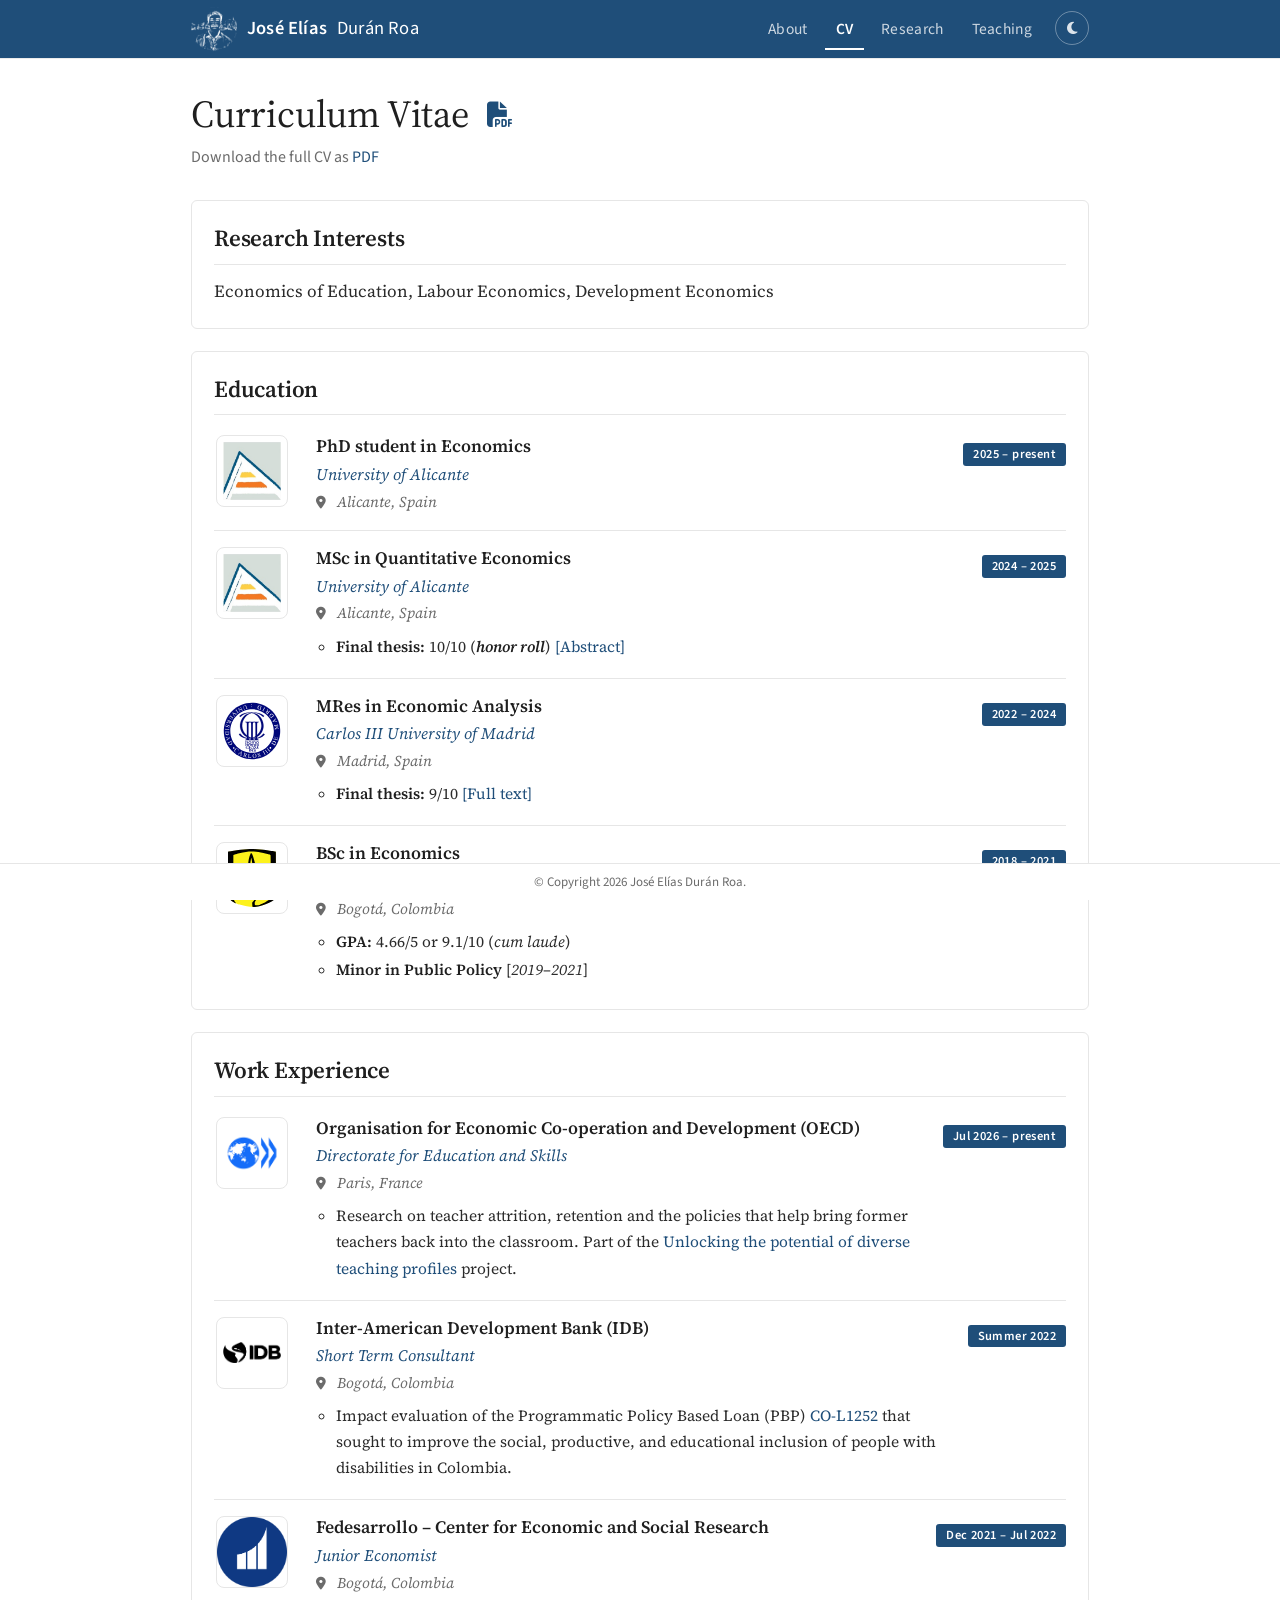
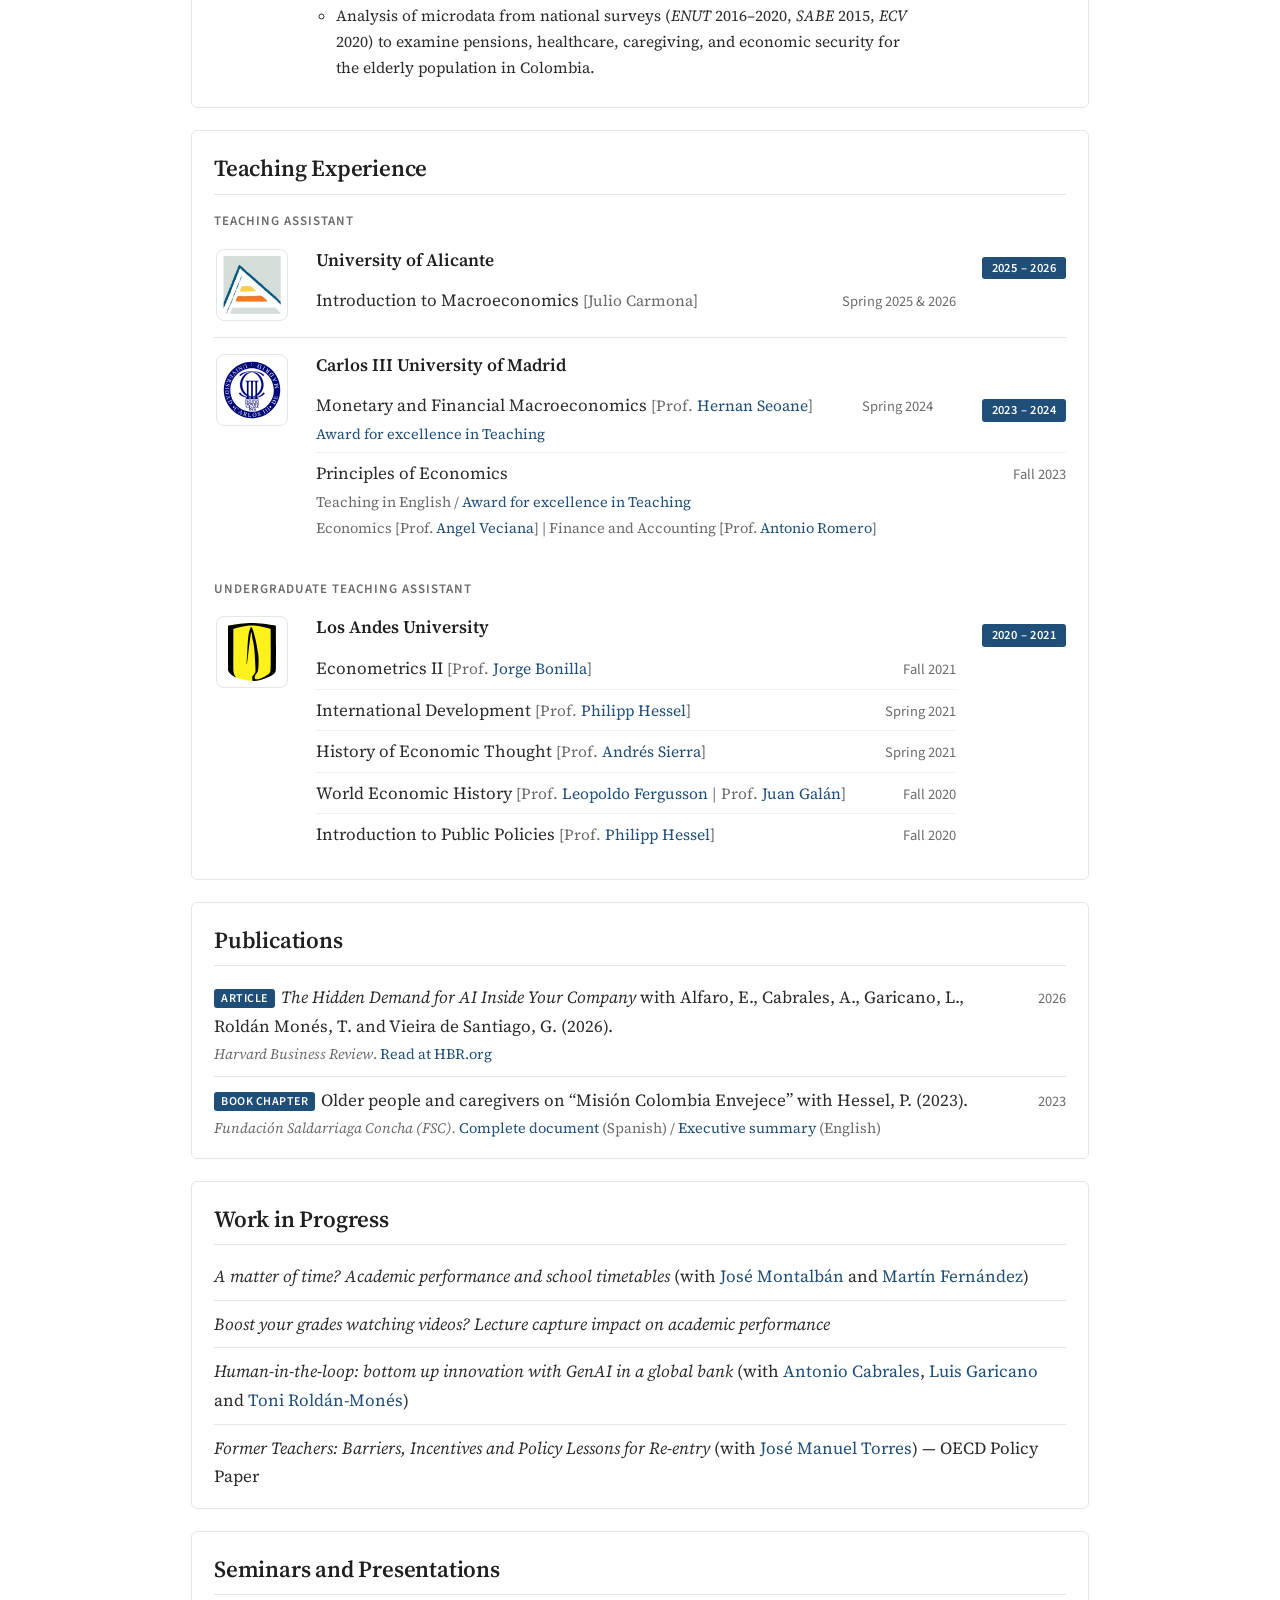
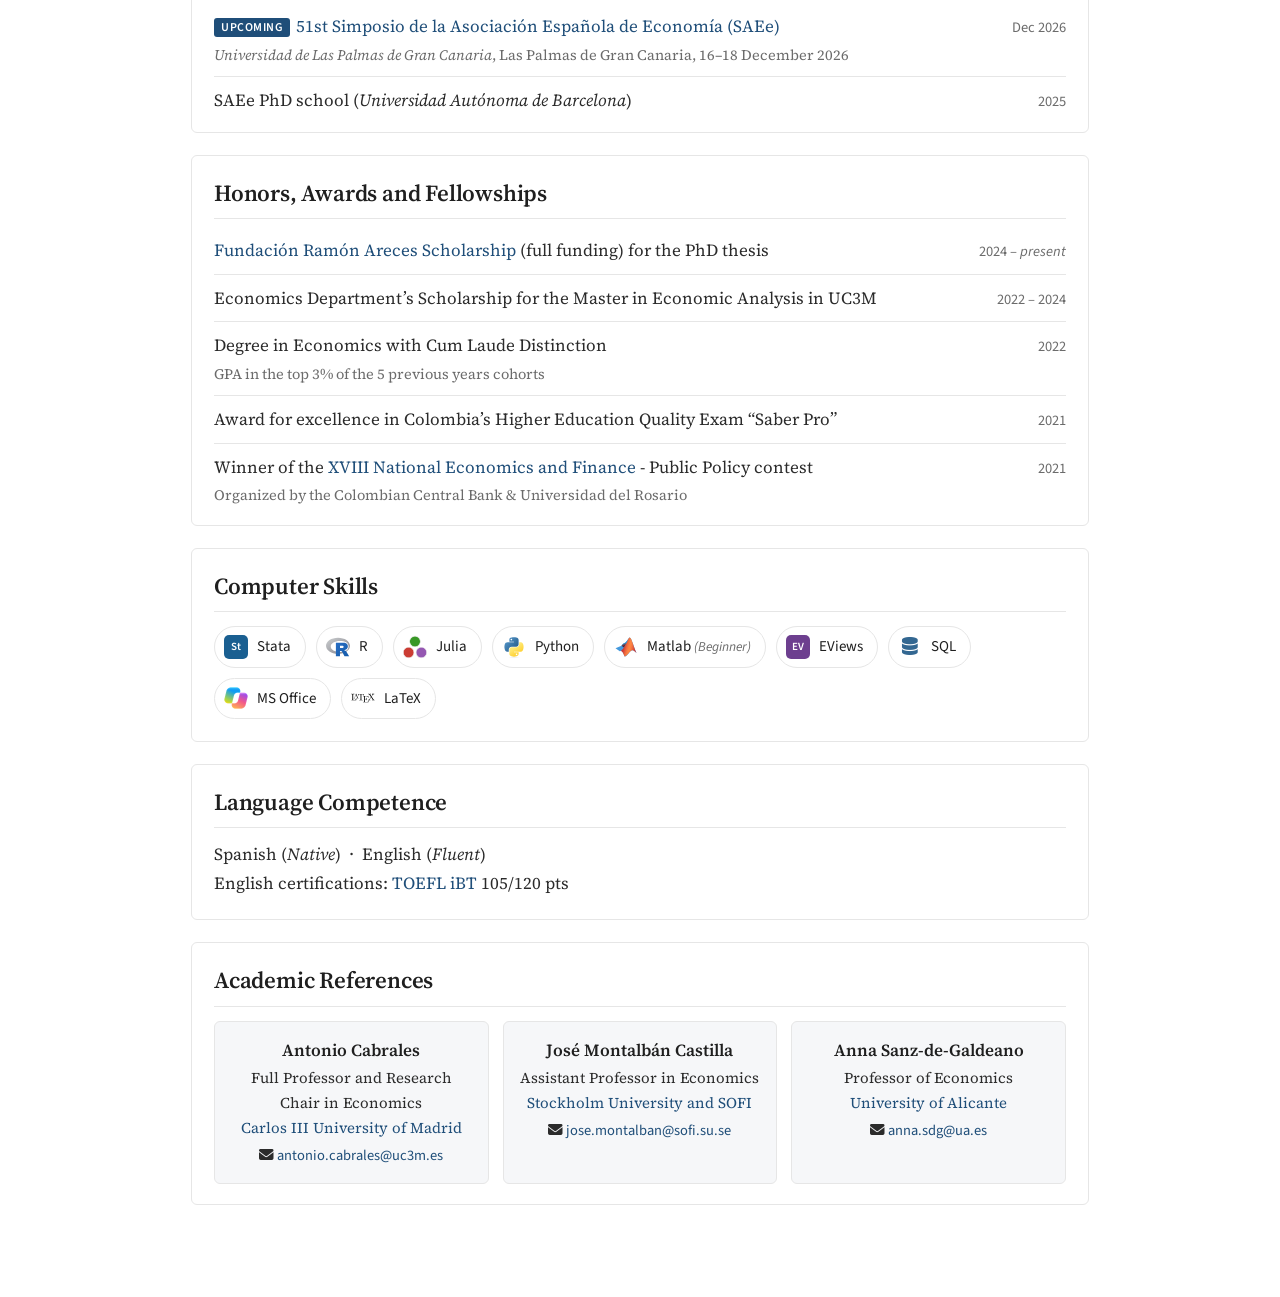
<file: cv.html>
<!DOCTYPE html>
<html lang="en">
<head>
  <meta charset="UTF-8">
  <meta name="viewport" content="width=device-width, initial-scale=1.0">
  <title>CV</title>
  <link rel="icon" type="image/png" href="assets/img/favicon.png">
  <link rel="apple-touch-icon" href="assets/img/apple-touch-icon.png">
  <meta name="description" content="Curriculum vitae of José Elías Durán Roa: education, work experience, teaching, research, awards and references.">
  <link rel="preconnect" href="https://fonts.googleapis.com">
  <link rel="preconnect" href="https://fonts.gstatic.com" crossorigin>
  <link href="https://fonts.googleapis.com/css2?family=Source+Serif+4:ital,wght@0,400;0,600;1,400&family=Source+Sans+3:wght@400;600&display=swap" rel="stylesheet">
  <link rel="stylesheet" href="https://cdnjs.cloudflare.com/ajax/libs/font-awesome/6.5.2/css/all.min.css">
  <link rel="stylesheet" href="assets/css/site.css?v=7">
  <script src="assets/js/theme.js"></script>
</head>
<body class="af fixed-nav">

  <header class="navbar">
    <div class="nav-wrap">
      <a href="index.html" class="brand"><img class="brand-logo" src="assets/img/logo.png" alt="" aria-hidden="true"><b>José Elías</b> Durán Roa</a>
      <button class="nav-toggle" aria-label="Toggle navigation"><span></span><span></span><span></span></button>
      <ul class="menu">
        <li><a href="index.html">About</a></li>
        <li><a href="cv.html" class="active">CV</a></li>
        <li><a href="research.html">Research</a></li>
        <li><a href="teaching.html">Teaching</a></li>
        <li><button class="theme-toggle" type="button" aria-label="Switch to dark mode"><i class="fa-solid fa-moon"></i></button></li>
      </ul>
    </div>
  </header>

  <main class="container">
    <header class="post-header">
      <h1 class="post-title">Curriculum Vitae
        <a class="pdf" href="assets/CV.pdf" target="_blank" title="CV (PDF)"><i class="fa-solid fa-file-pdf"></i></a>
      </h1>
      <p class="post-description">Download the full CV as <a href="assets/CV.pdf" download="CV_Jose_Elias_Duran_Roa.pdf">PDF</a></p>
    </header>

    <!-- ================= RESEARCH INTERESTS ================= -->
    <section class="cv-card">
      <h3>Research Interests</h3>
      <p>Economics of Education, Labour Economics, Development Economics</p>
    </section>

    <!-- ================= EDUCATION ================= -->
    <section class="cv-card">
      <h3>Education</h3>
      <ul class="cv-list">
        <li>
          <div class="cv-side">
            <span class="cv-logo"><img src="assets/img/logos/ua.png" alt="University of Alicante"></span>
          </div>
          <div class="cv-main">
            <div class="role">PhD student in Economics</div>
            <div class="sub">University of Alicante</div>
            <div class="place"><i class="fa-solid fa-location-dot"></i> Alicante, Spain</div>
          </div>
          <div class="cv-date"><span class="badge">2025 – present</span></div>
        </li>
        <li>
          <div class="cv-side">
            <span class="cv-logo"><img src="assets/img/logos/ua.png" alt="University of Alicante"></span>
          </div>
          <div class="cv-main">
            <div class="role">MSc in Quantitative Economics</div>
            <div class="sub">University of Alicante</div>
            <div class="place"><i class="fa-solid fa-location-dot"></i> Alicante, Spain</div>
            <ul class="cv-bullets">
              <li><b>Final thesis:</b> 10/10 (<b><em>honor roll</em></b>) <a href="https://drive.google.com/file/d/1iZGIF_iHU5Hq0aTXWkp52GVOSNayjZ-F/view" target="_blank">[Abstract]</a></li>
            </ul>
          </div>
          <div class="cv-date"><span class="badge">2024 – 2025</span></div>
        </li>
        <li>
          <div class="cv-side">
            <span class="cv-logo"><img src="assets/img/logos/uc3m.svg" alt="Carlos III University of Madrid"></span>
          </div>
          <div class="cv-main">
            <div class="role">MRes in Economic Analysis</div>
            <div class="sub">Carlos III University of Madrid</div>
            <div class="place"><i class="fa-solid fa-location-dot"></i> Madrid, Spain</div>
            <ul class="cv-bullets">
              <li><b>Final thesis:</b> 9/10 <a href="https://drive.google.com/file/d/131TFCLhH2NclcbRThRtHK1yQJ3wl28Xw/view?usp=sharing" target="_blank">[Full text]</a></li>
            </ul>
          </div>
          <div class="cv-date"><span class="badge">2022 – 2024</span></div>
        </li>
        <li>
          <div class="cv-side">
            <span class="cv-logo"><img src="assets/img/logos/uniandes.svg" alt="Los Andes University"></span>
          </div>
          <div class="cv-main">
            <div class="role">BSc in Economics</div>
            <div class="sub">Los Andes University</div>
            <div class="place"><i class="fa-solid fa-location-dot"></i> Bogotá, Colombia</div>
            <ul class="cv-bullets">
              <li><b>GPA:</b> 4.66/5 or 9.1/10 (<em>cum laude</em>)</li>
              <li><b>Minor in Public Policy</b> [<em>2019–2021</em>]</li>
            </ul>
          </div>
          <div class="cv-date"><span class="badge">2018 – 2021</span></div>
        </li>
      </ul>
    </section>

    <!-- ================= WORK EXPERIENCE ================= -->
    <section class="cv-card">
      <h3>Work Experience</h3>
      <ul class="cv-list">
        <li>
          <div class="cv-side">
            <span class="cv-logo"><img src="assets/img/logos/oecd.png" alt="Organisation for Economic Co-operation and Development (OECD)"></span>
          </div>
          <div class="cv-main">
            <div class="role">Organisation for Economic Co-operation and Development (OECD)</div>
            <div class="sub">Directorate for Education and Skills</div>
            <div class="place"><i class="fa-solid fa-location-dot"></i> Paris, France</div>
            <ul class="cv-bullets">
              <li>Research on teacher attrition, retention and the policies that help bring former teachers back into the classroom. Part of the <a href="https://www.oecd.org/en/about/projects/-unlocking-the-potential-of-diverse-teaching-profiles.html" target="_blank">Unlocking the potential of diverse teaching profiles</a> project.</li>
            </ul>
          </div>
          <div class="cv-date"><span class="badge">Jul 2026 – present</span></div>
        </li>
        <li>
          <div class="cv-side">
            <span class="cv-logo"><img src="assets/img/logos/idb.png" alt="Inter-American Development Bank"></span>
          </div>
          <div class="cv-main">
            <div class="role">Inter-American Development Bank (IDB)</div>
            <div class="sub">Short Term Consultant</div>
            <div class="place"><i class="fa-solid fa-location-dot"></i> Bogotá, Colombia</div>
            <ul class="cv-bullets">
              <li>Impact evaluation of the Programmatic Policy Based Loan (PBP) <a href="https://www.iadb.org/en/project/CO-L1252" target="_blank">CO-L1252</a> that sought to improve the social, productive, and educational inclusion of people with disabilities in Colombia.</li>
            </ul>
          </div>
          <div class="cv-date"><span class="badge">Summer 2022</span></div>
        </li>
        <li>
          <div class="cv-side">
            <span class="cv-logo full"><img src="assets/img/logos/fedesarrollo.png" alt="Fedesarrollo"></span>
          </div>
          <div class="cv-main">
            <div class="role">Fedesarrollo – Center for Economic and Social Research</div>
            <div class="sub">Junior Economist</div>
            <div class="place"><i class="fa-solid fa-location-dot"></i> Bogotá, Colombia</div>
            <ul class="cv-bullets">
              <li>Analysis of microdata from national surveys (<em>ENUT</em> 2016–2020, <em>SABE</em> 2015, <em>ECV</em> 2020) to examine pensions, healthcare, caregiving, and economic security for the elderly population in Colombia.</li>
            </ul>
          </div>
          <div class="cv-date"><span class="badge">Dec 2021 – Jul 2022</span></div>
        </li>
      </ul>
    </section>

    <!-- ================= TEACHING EXPERIENCE ================= -->
    <section class="cv-card">
      <h3>Teaching Experience</h3>

      <h4>Teaching Assistant</h4>
      <ul class="cv-list">
        <li class="top">
          <div class="cv-side">
            <span class="cv-logo"><img src="assets/img/logos/ua.png" alt="University of Alicante"></span>
          </div>
          <div class="cv-main">
            <div class="role">University of Alicante</div>
            <ul class="rows">
              <li><span class="what">Introduction to Macroeconomics <span class="prof">[Julio Carmona]</span></span><span class="when">Spring 2025 &amp; 2026</span></li>
            </ul>
          </div>
          <div class="cv-date"><span class="badge">2025 – 2026</span></div>
        </li>
        <li class="top">
          <div class="cv-side">
            <span class="cv-logo"><img src="assets/img/logos/uc3m.svg" alt="Carlos III University of Madrid"></span>
          </div>
          <div class="cv-main">
            <div class="role">Carlos III University of Madrid</div>
            <ul class="rows">
              <li>
                <span class="what">Monetary and Financial Macroeconomics <span class="prof">[Prof. <a href="https://sites.google.com/view/hernanseoane" target="_blank">Hernan Seoane</a>]</span>
                  <span class="note"><a href="https://drive.google.com/file/d/197W4yL1SoJUZOi4OyjIaF1gBJr834KWi/view?usp=sharing" target="_blank">Award for excellence in Teaching</a></span></span>
                <span class="when">Spring 2024</span>
          <div class="cv-date"><span class="badge">2023 – 2024</span></div>
              </li>
              <li>
                <span class="what">Principles of Economics
                  <span class="note">Teaching in English / <a href="https://drive.google.com/file/d/1f9ydp-22MZWGBvtKK0-eRGLVEBFm6k66/view?usp=sharing" target="_blank">Award for excellence in Teaching</a></span>
                  <span class="note">Economics [Prof. <a href="https://sites.google.com/view/angelhernandoveciana/main-page?authuser=0" target="_blank">Angel Veciana</a>] | Finance and Accounting [Prof. <a href="https://sites.google.com/site/antonioromeromedina/arm" target="_blank">Antonio Romero</a>]</span></span>
                <span class="when">Fall 2023</span>
              </li>
            </ul>
          </div>
        </li>
      </ul>

      <h4>Undergraduate Teaching Assistant</h4>
      <ul class="cv-list">
        <li class="top">
          <div class="cv-side">
            <span class="cv-logo"><img src="assets/img/logos/uniandes.svg" alt="Los Andes University"></span>
          </div>
          <div class="cv-main">
            <div class="role">Los Andes University</div>
            <ul class="rows">
              <li><span class="what">Econometrics II <span class="prof">[Prof. <a href="https://jobonill.wixsite.com/jorgebonilla/about-me" target="_blank">Jorge Bonilla</a>]</span></span><span class="when">Fall 2021</span></li>
              <li><span class="what">International Development <span class="prof">[Prof. <a href="https://www.decadeofhealthyageing.org/find-knowledge/connect/people/philipp-hessel" target="_blank">Philipp Hessel</a>]</span></span><span class="when">Spring 2021</span></li>
              <li><span class="what">History of Economic Thought <span class="prof">[Prof. <a href="https://sites.google.com/view/gihpte/miembros/andr%C3%A9s-felipe-sierra" target="_blank">Andrés Sierra</a>]</span></span><span class="when">Spring 2021</span></li>
              <li><span class="what">World Economic History <span class="prof">[Prof. <a href="https://www.leopoldofergusson.com/" target="_blank">Leopoldo Fergusson</a> | Prof. <a href="https://my.theopenscholar.com/jsgalan/" target="_blank">Juan Galán</a>]</span></span><span class="when">Fall 2020</span></li>
              <li><span class="what">Introduction to Public Policies <span class="prof">[Prof. <a href="https://www.decadeofhealthyageing.org/find-knowledge/connect/people/philipp-hessel" target="_blank">Philipp Hessel</a>]</span></span><span class="when">Fall 2020</span></li>
            </ul>
          </div>
          <div class="cv-date"><span class="badge">2020 – 2021</span></div>
        </li>
      </ul>
    </section>

    <!-- ================= PUBLICATIONS ================= -->
    <section class="cv-card">
      <h3>Publications</h3>
      <ul class="rows">
        <li>
          <span class="what"><span class="tag">Article</span><em>The Hidden Demand for AI Inside Your Company</em> with Alfaro, E., Cabrales, A., Garicano, L., Roldán Monés, T. and Vieira de Santiago, G. (2026).
            <span class="note"><em>Harvard Business Review</em>. <a href="https://hbr.org/2026/04/the-hidden-demand-for-ai-inside-your-company" target="_blank">Read at HBR.org</a></span></span>
          <span class="when">2026</span>
        </li>
        <li>
          <span class="what"><span class="tag">Book chapter</span>Older people and caregivers on “Misión Colombia Envejece” with Hessel, P. (2023).
            <span class="note"><em>Fundación Saldarriaga Concha (FSC).</em>
              <a href="https://www.saldarriagaconcha.org/wp-content/uploads/2023/06/MCE-04-CuidadoyCuidadores-Jun26-2023.pdf" target="_blank">Complete document</a> (Spanish) /
              <a href="https://www.saldarriagaconcha.org/wp-content/uploads/2023/06/MCE-Summary-Mission_Colombia-An-Ageing-Society-Jun21-2023-eng.pdf" target="_blank">Executive summary</a> (English)</span></span>
          <span class="when">2023</span>
        </li>
      </ul>
    </section>

    <!-- ================= WORK IN PROGRESS ================= -->
    <section class="cv-card">
      <h3>Work in Progress</h3>
      <ul class="rows">
        <li><span class="what"><em>A matter of time? Academic performance and school timetables</em> (with <a href="https://sites.google.com/site/josemontalbancastilla/" target="_blank">José Montalbán</a> and <a href="https://sites.google.com/view/martinfernandezsanchez/home" target="_blank">Martín Fernández</a>)</span></li>
        <li><span class="what"><em>Boost your grades watching videos? Lecture capture impact on academic performance</em></span></li>
        <li><span class="what"><em>Human-in-the-loop: bottom up innovation with GenAI in a global bank</em> (with <a href="https://economia.uc3m.es/acabrales/" target="_blank">Antonio Cabrales</a>, <a href="https://sites.google.com/site/luisgaricano/" target="_blank">Luis Garicano</a> and <a href="https://www.toniroldan.eu/" target="_blank">Toni Roldán-Monés</a>)</span></li>
        <li><span class="what"><em>Former Teachers: Barriers, Incentives and Policy Lessons for Re-entry</em> (with <a href="https://www.linkedin.com/in/jos%C3%A9-manuel-torres-4b91a7b6" target="_blank">José Manuel Torres</a>) — OECD Policy Paper</span></li>
      </ul>
    </section>

    <!-- ================= SEMINARS ================= -->
    <section class="cv-card">
      <h3>Seminars and Presentations</h3>
      <ul class="rows">
        <li><span class="what"><span class="tag upcoming">Upcoming</span><a href="https://asesec.org/simposio-de-la-asociacion-espanola-de-economia/" target="_blank">51st Simposio de la Asociación Española de Economía (SAEe)</a>
            <span class="note"><em>Universidad de Las Palmas de Gran Canaria</em>, Las Palmas de Gran Canaria, 16–18 December 2026</span></span><span class="when">Dec 2026</span></li>
        <li><span class="what">SAEe PhD school (<em>Universidad Autónoma de Barcelona</em>)</span><span class="when">2025</span></li>
      </ul>
    </section>

    <!-- ================= HONORS ================= -->
    <section class="cv-card">
      <h3>Honors, Awards and Fellowships</h3>
      <ul class="rows">
        <li><span class="what"><a href="https://www.fundacionareces.es/fundacionareces/es/convocatorias/ayudas-fundacion-ramon-areces-para-la-realizacion-de-tesis-doctorales-en-ciencias-sociales-2024.html" target="_blank">Fundación Ramón Areces Scholarship</a> (full funding) for the PhD thesis</span><span class="when">2024 – <em>present</em></span></li>
        <li><span class="what">Economics Department’s Scholarship for the Master in Economic Analysis in UC3M</span><span class="when">2022 – 2024</span></li>
        <li><span class="what">Degree in Economics with Cum Laude Distinction
          <span class="note">GPA in the top 3% of the 5 previous years cohorts</span></span><span class="when">2022</span></li>
        <li><span class="what">Award for excellence in Colombia’s Higher Education Quality Exam “Saber Pro”</span><span class="when">2021</span></li>
        <li><span class="what">Winner of the <a href="https://www.flickr.com/photos/198807988@N02/sets/72177720310018277/" target="_blank">XVIII National Economics and Finance</a> - Public Policy contest
          <span class="note">Organized by the Colombian Central Bank &amp; Universidad del Rosario</span></span><span class="when">2021</span></li>
      </ul>
    </section>

    <!-- ================= SKILLS & LANGUAGES ================= -->
    <section class="cv-card">
      <h3>Computer Skills</h3>
      <div class="skills">
        <span class="skill"><span class="sk-tile" style="background:#1a5f91">St</span><span>Stata</span></span>
        <span class="skill"><img src="assets/img/skills/r.svg" alt="R"><span>R</span></span>
        <span class="skill"><img src="assets/img/skills/julia.svg" alt="Julia"><span>Julia</span></span>
        <span class="skill"><img src="assets/img/skills/python.svg" alt="Python"><span>Python</span></span>
        <span class="skill"><img src="assets/img/skills/matlab.svg" alt="Matlab"><span>Matlab <em>(Beginner)</em></span></span>
        <span class="skill"><span class="sk-tile" style="background:#6d3f8f">EV</span><span>EViews</span></span>
        <span class="skill"><i class="fa-solid fa-database"></i><span>SQL</span></span>
        <span class="skill"><img src="assets/img/skills/microsoft365.png" alt="MS Office"><span>MS Office</span></span>
        <span class="skill"><img src="assets/img/skills/latex.svg" alt="LaTeX"><span>LaTeX</span></span>
      </div>
    </section>

    <section class="cv-card">
      <h3>Language Competence</h3>
      <p>Spanish (<em>Native</em>) &nbsp;·&nbsp; English (<em>Fluent</em>)<br>
        English certifications: <a href="https://drive.google.com/file/d/1ECJDhr71XAaaJl5qmgm-zOo7JzCLnKbM/view?usp=sharing" target="_blank">TOEFL iBT</a> 105/120 pts</p>
    </section>


    <!-- ================= REFERENCES ================= -->
    <section class="cv-card">
      <h3>Academic References</h3>
      <div class="refs">
        <div class="ref">
          <div class="nm">Antonio Cabrales</div>
          <div class="ps">Full Professor and Research Chair in Economics</div>
          <div class="ps"><a href="https://economics.uc3m.es/personal/cabrales-goitia/" target="_blank">Carlos III University of Madrid</a></div>
          <div class="ml"><i class="fa-solid fa-envelope"></i> <a href="mailto:antonio.cabrales@uc3m.es">antonio.cabrales@uc3m.es</a></div>
        </div>
        <div class="ref">
          <div class="nm">José Montalbán Castilla</div>
          <div class="ps">Assistant Professor in Economics</div>
          <div class="ps"><a href="https://sites.google.com/site/josemontalbancastilla/" target="_blank">Stockholm University and SOFI</a></div>
          <div class="ml"><i class="fa-solid fa-envelope"></i> <a href="mailto:jose.montalban@sofi.su.se">jose.montalban@sofi.su.se</a></div>
        </div>
        <div class="ref">
          <div class="nm">Anna Sanz-de-Galdeano</div>
          <div class="ps">Professor of Economics</div>
          <div class="ps"><a href="https://annasanzdegaldeano.com/" target="_blank">University of Alicante</a></div>
          <div class="ml"><i class="fa-solid fa-envelope"></i> <a href="mailto:anna.sdg@ua.es">anna.sdg@ua.es</a></div>
        </div>
      </div>
    </section>
  </main>

  <footer class="site-footer">
    &copy; Copyright <span id="year">2026</span> José Elías Durán Roa.
  </footer>

  <script>
    document.getElementById('year').textContent = new Date().getFullYear();
    const bar = document.querySelector('.navbar');
    bar.querySelector('.nav-toggle').addEventListener('click', () => bar.classList.toggle('open'));
  </script>
</body>
</html>
</file>
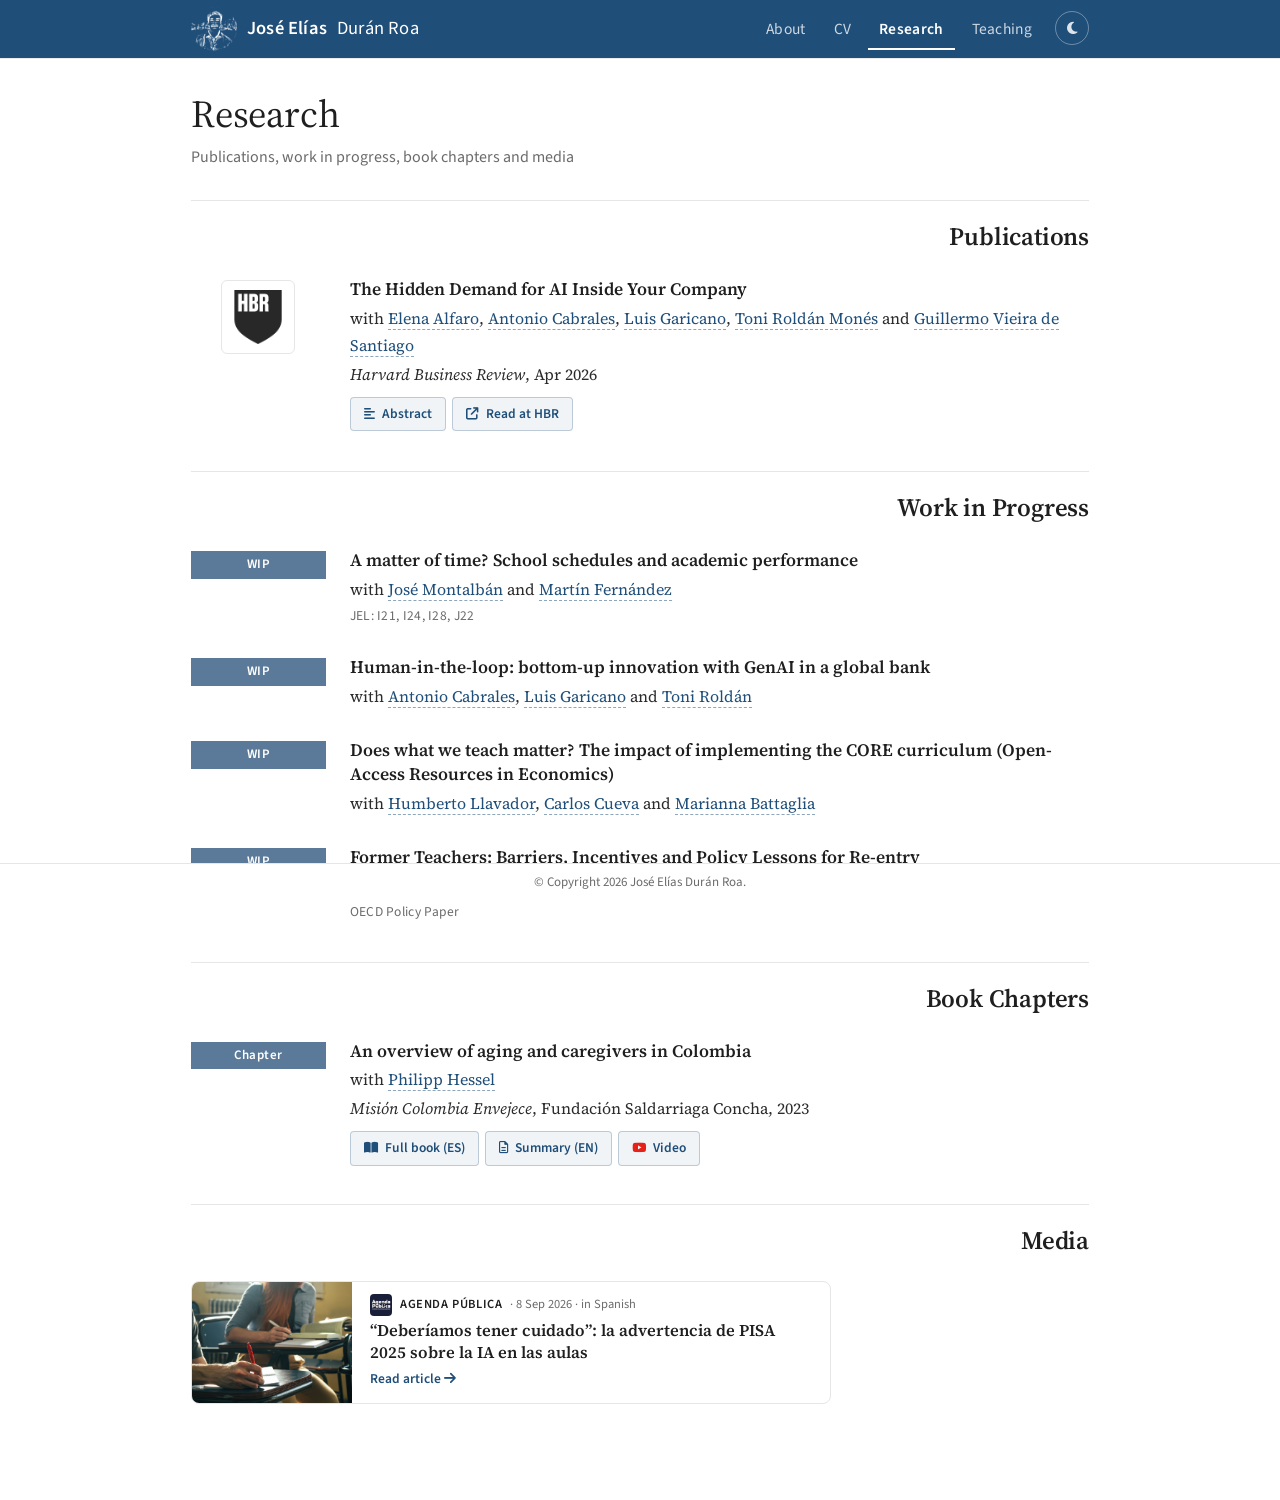
<file: research.html>
<!DOCTYPE html>
<html lang="en">
<head>
  <meta charset="UTF-8">
  <meta name="viewport" content="width=device-width, initial-scale=1.0">
  <title>Research</title>
  <link rel="icon" type="image/png" href="assets/img/favicon.png">
  <link rel="apple-touch-icon" href="assets/img/apple-touch-icon.png">
  <meta name="description" content="Research by José Elías Durán Roa: publications, work in progress, book chapters and media pieces in applied econometrics, economics of education, and AI.">
  <link rel="preconnect" href="https://fonts.googleapis.com">
  <link rel="preconnect" href="https://fonts.gstatic.com" crossorigin>
  <link href="https://fonts.googleapis.com/css2?family=Source+Serif+4:ital,wght@0,400;0,600;1,400&family=Source+Sans+3:wght@400;600&display=swap" rel="stylesheet">
  <link rel="stylesheet" href="https://cdnjs.cloudflare.com/ajax/libs/font-awesome/6.5.2/css/all.min.css">
  <link rel="stylesheet" href="assets/css/site.css?v=7">
  <script src="assets/js/theme.js"></script>
</head>
<body class="af fixed-nav">

  <header class="navbar">
    <div class="nav-wrap">
      <a href="index.html" class="brand"><img class="brand-logo" src="assets/img/logo.png" alt="" aria-hidden="true"><b>José Elías</b> Durán Roa</a>
      <button class="nav-toggle" aria-label="Toggle navigation"><span></span><span></span><span></span></button>
      <ul class="menu">
        <li><a href="index.html">About</a></li>
        <li><a href="cv.html">CV</a></li>
        <li><a href="research.html" class="active">Research</a></li>
        <li><a href="teaching.html">Teaching</a></li>
        <li><button class="theme-toggle" type="button" aria-label="Switch to dark mode"><i class="fa-solid fa-moon"></i></button></li>
      </ul>
    </div>
  </header>

  <main class="container">
    <header class="post-header">
      <h1 class="post-title">Research</h1>
      <p class="post-description">Publications, work in progress, book chapters and media</p>
    </header>

    <div class="publications">

      <!-- ================= PUBLICATIONS ================= -->
      <h2 class="bibliography">Publications</h2>
      <ol class="bibliography">
        <li>
          <div class="pub">
            <div class="abbr"><span class="logo pad"><img src="assets/img/logos/hbr.png" alt="Harvard Business Review" title="Harvard Business Review"></span></div>
            <div class="body">
              <div class="title">The Hidden Demand for AI Inside Your Company</div>
              <div class="author">with
                <a href="https://www.linkedin.com/in/elenalfaro/" target="_blank">Elena Alfaro</a>,
                <a href="https://economia.uc3m.es/personal/cabrales-goitia/" target="_blank">Antonio Cabrales</a>,
                <a href="https://sites.google.com/site/luisgaricano/" target="_blank">Luis Garicano</a>,
                <a href="https://www.toniroldan.eu/" target="_blank">Toni Roldán Monés</a> and
                <a href="https://www.linkedin.com/in/guillermovieira/" target="_blank">Guillermo Vieira de Santiago</a>
              </div>
              <div class="periodical"><em>Harvard Business Review</em>, Apr 2026</div>
              <div class="links">
                <a class="btn" data-toggle="abs-hbr"><i class="fa-solid fa-align-left"></i> Abstract</a>
                <a class="btn" href="https://hbr.org/2026/04/the-hidden-demand-for-ai-inside-your-company" target="_blank"><i class="fa-solid fa-arrow-up-right-from-square"></i> Read at HBR</a>
              </div>
              <div class="hidden" id="abs-hbr">
                <p>Most corporate GenAI programs disappoint. Since value is generated to a large extent from the bottom-up it is a good idea to use your employees’ technical and entrepreneurial talent. The job is to achieve this in a safe, visible, and scalable manner—fast—then build the organization around it. BBVA’s human-centered, bottom-up strategy demonstrates how to do that effectively at scale, in a heavily regulated industry.</p>
              </div>
            </div>
          </div>
        </li>
      </ol>

      <!-- ================= WORK IN PROGRESS ================= -->
      <h2 class="bibliography">Work in Progress</h2>
      <ol class="bibliography">
        <li>
          <div class="pub">
            <div class="abbr"><abbr class="muted" title="Work in progress">WIP</abbr></div>
            <div class="body">
              <div class="title">A matter of time? School schedules and academic performance</div>
              <div class="author">with
                <a href="https://sites.google.com/site/josemontalbancastilla" target="_blank">José Montalbán</a> and
                <a href="https://sites.google.com/view/martinfernandezsanchez" target="_blank">Martín Fernández</a>
              </div>
              <div class="jel">JEL: I21, I24, I28, J22</div>
            </div>
          </div>
        </li>
        <li>
          <div class="pub">
            <div class="abbr"><abbr class="muted" title="Work in progress">WIP</abbr></div>
            <div class="body">
              <div class="title">Human-in-the-loop: bottom-up innovation with GenAI in a global bank</div>
              <div class="author">with
                <a href="https://economia.uc3m.es/personal/cabrales-goitia/" target="_blank">Antonio Cabrales</a>,
                <a href="https://sites.google.com/site/luisgaricano/" target="_blank">Luis Garicano</a> and
                <a href="https://www.toniroldan.eu/" target="_blank">Toni Roldán</a>
              </div>
            </div>
          </div>
        </li>
        <li>
          <div class="pub">
            <div class="abbr"><abbr class="muted" title="Work in progress">WIP</abbr></div>
            <div class="body">
              <div class="title">Does what we teach matter? The impact of implementing the CORE curriculum (Open-Access Resources in Economics)</div>
              <div class="author">with
                <a href="https://www.humbertollavador.com/cv" target="_blank">Humberto Llavador</a>,
                <a href="https://sites.google.com/site/carloscuevaherrero/home" target="_blank">Carlos Cueva</a> and
                <a href="https://sites.google.com/site/mrnbattaglia/home" target="_blank">Marianna Battaglia</a>
              </div>
            </div>
          </div>
        </li>
        <li>
          <div class="pub">
            <div class="abbr"><abbr class="muted" title="Work in progress">WIP</abbr></div>
            <div class="body">
              <div class="title">Former Teachers: Barriers, Incentives and Policy Lessons for Re-entry</div>
              <div class="author">with <a href="https://www.linkedin.com/in/jos%C3%A9-manuel-torres-4b91a7b6" target="_blank">José Manuel Torres</a></div>
              <div class="jel">OECD Policy Paper</div>
            </div>
          </div>
        </li>
      </ol>

      <!-- ================= BOOK CHAPTERS ================= -->
      <h2 class="bibliography">Book Chapters</h2>
      <ol class="bibliography">
        <li>
          <div class="pub">
            <div class="abbr"><abbr class="muted" title="Book chapter">Chapter</abbr></div>
            <div class="body">
              <div class="title">An overview of aging and caregivers in Colombia</div>
              <div class="author">with <a href="https://www.linkedin.com/in/philipp-hessel" target="_blank">Philipp Hessel</a></div>
              <div class="periodical"><em>Misión Colombia Envejece</em>, Fundación Saldarriaga Concha, 2023</div>
              <div class="links">
                <a class="btn" href="https://www.saldarriagaconcha.org/wp-content/uploads/2023/11/MCE-00-1-Completo-Octubre12-2023.pdf" target="_blank"><i class="fa-solid fa-book-open"></i> Full book (ES)</a>
                <a class="btn" href="https://www.saldarriagaconcha.org/wp-content/uploads/2023/11/MCE-04-Cuidado-Octubre12-2023.pdf" target="_blank"><i class="fa-regular fa-file-lines"></i> Summary (EN)</a>
                <a class="btn" href="https://www.youtube.com/watch?v=BvxNoSS5p-w&amp;ab_channel=SaldarriagaConcha" target="_blank"><i class="fa-brands fa-youtube"></i> Video</a>
              </div>
            </div>
          </div>
        </li>
      </ol>

      <!-- ================= MEDIA ================= -->
      <h2 class="bibliography">Media</h2>
      <a class="media-card" href="https://agendapublica.es/noticia/21426/deberiamos-tener-cuidado-advertencia-pisa-2025-sobre-ia-aulas" target="_blank">
        <span class="media-img"><img src="assets/img/agendapublica-pisa.jpg" alt=""></span>
        <span class="media-body">
          <span class="media-outlet"><img src="assets/img/logos/agendapublica.png" alt=""> Agenda Pública <span class="media-date">· 8 Sep 2026 · in Spanish</span></span>
          <span class="media-title">“Deberíamos tener cuidado”: la advertencia de PISA 2025 sobre la IA en las aulas</span>
          <span class="media-excerpt">Los resultados de PISA 2025 reabren el debate sobre el papel de la inteligencia artificial y las pantallas en la educación.</span>
          <span class="media-cta">Read article <i class="fa-solid fa-arrow-right"></i></span>
        </span>
      </a>

    </div>
  </main>

  <footer class="site-footer">
    &copy; Copyright <span id="year">2026</span> José Elías Durán Roa.
  </footer>

  <script>
    document.getElementById('year').textContent = new Date().getFullYear();
    const bar = document.querySelector('.navbar');
    bar.querySelector('.nav-toggle').addEventListener('click', () => bar.classList.toggle('open'));
    // Abs / Bib toggles (one open panel per paper)
    document.querySelectorAll('[data-toggle]').forEach(btn => {
      btn.addEventListener('click', () => {
        const panel = document.getElementById(btn.dataset.toggle);
        const body = btn.closest('.body');
        const wasOpen = panel.classList.contains('open');
        body.querySelectorAll('.hidden.open').forEach(p => p.classList.remove('open'));
        body.querySelectorAll('[data-toggle]').forEach(b => b.classList.remove('on'));
        if (!wasOpen) { panel.classList.add('open'); btn.classList.add('on'); }
      });
    });
  </script>
</body>
</html>
</file>
<file: assets/css/site.css>
/* ===================================================================
   José Elías Durán Roa — academic site
   al-folio layout; Source Serif 4 + Source Sans 3, navy accent.
   Nav bar + footer rules are shared by every page (incl. Teaching,
   which keeps style.css for its course cards).
   =================================================================== */

:root {
  --bg:      #ffffff;
  --ink:     #1f1f1f;   /* headings */
  --text:    #2b2b2b;   /* body */
  --light:   #6b6b6b;   /* metadata */
  --divider: #e6e6e6;   /* hairlines */
  --theme:   #1f4e79;   /* navy */
  --theme-d: #173b5c;
  --panel:   #f6f7f9;   /* soft panel */
  --foot-bg: #ffffff;
  --foot-tx: #6b6b6b;
  --maxw:    930px;
  --serif:   'Source Serif 4', Georgia, 'Times New Roman', serif;
  --sans:    'Source Sans 3', 'Helvetica Neue', Arial, sans-serif;
}

/* ===== BASE (pages that opt in with body.af) ===== */
body.af {
  margin: 0;
  background: var(--bg);
  color: var(--text);
  font-family: var(--serif);
  font-weight: 400;
  font-size: 17px;
  line-height: 1.6;
  -webkit-font-smoothing: antialiased;
}
body.af * { box-sizing: border-box; }
body.af a { color: var(--theme); text-decoration: none; }
body.af a:hover { text-decoration: underline; }
body.af b, body.af strong { font-weight: 600; color: var(--ink); }

body.fixed-nav { padding-top: 58px; padding-bottom: 70px; }

.container { max-width: var(--maxw); margin: 0 auto; padding: 0 16px; }

/* ===== NAV BAR ===== */
.navbar {
  position: fixed; top: 0; left: 0; right: 0; z-index: 100;
  height: 58px;
  background: rgba(255,255,255,.97);
  border-bottom: 1px solid var(--divider);
  font-family: var(--sans);
}
.navbar .nav-wrap {
  max-width: var(--maxw); height: 100%;
  margin: 0 auto; padding: 0 16px;
  display: flex; align-items: center; justify-content: space-between;
}
.navbar .brand {
  font-family: var(--sans); font-size: 19px; font-weight: 400;
  color: var(--ink); text-decoration: none; white-space: nowrap;
}
.navbar .brand b { font-weight: 600; }
.navbar .brand:hover { color: var(--theme); text-decoration: none; }
.navbar .social { display: flex; gap: 16px; font-size: 19px; }
.navbar .social a { color: #9aa3ad; text-decoration: none; }
.navbar .social a:hover { color: var(--theme); text-decoration: none; }

.navbar .menu { display: flex; gap: 6px; list-style: none; margin: 0; padding: 0; }
.navbar .menu a {
  display: block; padding: 8px 11px;
  font-family: var(--sans); font-size: 16px; font-weight: 400;
  color: var(--light); text-decoration: none; text-transform: none;
  font-variant: normal; letter-spacing: .2px; border: 0;
}
.navbar .menu a:hover { color: var(--theme); text-decoration: none; border: 0; }
.navbar .menu a.active { color: var(--ink); font-weight: 600; box-shadow: inset 0 -2px 0 var(--theme); }

.nav-toggle { display: none; background: none; border: 0; padding: 8px; cursor: pointer; }
.nav-toggle span {
  display: block; width: 18px; height: 2px; margin: 4px 0;
  background: var(--ink); transition: transform .2s ease, opacity .2s ease;
}
.navbar.open .nav-toggle span:nth-child(1) { transform: translateY(6px) rotate(45deg); }
.navbar.open .nav-toggle span:nth-child(2) { opacity: 0; }
.navbar.open .nav-toggle span:nth-child(3) { transform: translateY(-6px) rotate(-45deg); }

/* ===== PAGE HEADER ===== */
.post-header { margin: 34px 0 8px; }
.post-title {
  font-family: var(--serif); font-size: 38px; font-weight: 400;
  line-height: 1.2; margin: 0 0 6px; color: var(--ink);
}
.post-title b { font-weight: 600; }
.post-title .pdf { font-size: 26px; margin-left: 10px; vertical-align: 3px; color: var(--theme); }
.post-title .pdf:hover { color: var(--theme-d); text-decoration: none; }
.post-description { font-family: var(--sans); font-size: 16px; color: var(--light); margin: 0 0 30px; }
.post-description a { color: var(--theme); }

/* ===== ABOUT ===== */
.profile { float: right; width: 30%; margin: 0 0 16px 26px; }
.profile img {
  width: 100%; display: block; border-radius: 4px;
  box-shadow: 0 2px 6px rgba(0,0,0,.14), 0 6px 18px rgba(0,0,0,.10);
}
.about p { margin: 0 0 16px; }

.cv-row { display: flex; flex-wrap: wrap; gap: 10px; margin: 26px 0 8px; }
.btn {
  display: inline-flex; align-items: center; gap: 8px;
  padding: 6px 16px;
  font-family: var(--sans); font-size: 14.5px; font-weight: 400;
  color: var(--ink) !important; background: transparent;
  border: 1px solid var(--ink); border-radius: 0;
  cursor: pointer; text-decoration: none !important;
  transition: color .15s ease, border-color .15s ease, background .15s ease;
}
.btn:hover { color: var(--theme) !important; border-color: var(--theme); }
.btn.solid { background: var(--theme); border-color: var(--theme); color: #fff !important; }
.btn.solid:hover { background: var(--theme-d); border-color: var(--theme-d); color: #fff !important; }

.contact-block { clear: both; margin-top: 36px; padding-top: 18px; border-top: 1px solid var(--divider); }
.contact-block h2 { font-size: 22px; font-weight: 600; color: var(--ink); margin: 0 0 10px; }
.contact-block p { margin: 0 0 4px; font-family: var(--sans); font-size: 16px; }
.contact-block .sep { color: #d0d0d0; margin: 0 8px; }
.contact-icons { display: flex; gap: 18px; font-size: 24px; margin-top: 14px; }
.contact-icons a { color: var(--ink) !important; }
.contact-icons a:hover { color: var(--theme) !important; text-decoration: none !important; }

/* ===== PUBLICATIONS ===== */
.publications { margin-top: 8px; }
.publications h2.bibliography {
  font-family: var(--serif); font-size: 25px; font-weight: 600;
  color: var(--ink);
  border-top: 1px solid var(--divider);
  padding-top: 14px; margin: 38px 0 20px;
  text-align: right;
}
.publications h2.bibliography:first-child { margin-top: 0; }
ol.bibliography { list-style: none; padding: 0; margin: 0; }
ol.bibliography > li { margin-bottom: 28px; }

.pub { display: flex; gap: 24px; align-items: flex-start; }
.pub .abbr { flex: 0 0 15%; max-width: 15%; display: flex; justify-content: center; padding-top: 3px; }
.pub .abbr abbr {
  display: block; width: 100%; text-align: center;
  padding: 3px 0; border: 0;
  background: var(--theme); color: #fff;
  font-family: var(--sans); font-size: 13px; font-weight: 600; letter-spacing: .5px;
  text-decoration: none; cursor: default;
}
.pub .abbr abbr.muted { background: #5b7a99; }
.pub .abbr .logo {
  width: 74px; height: 74px; border: 1px solid var(--divider); border-radius: 6px;
  background: #fff; display: flex; align-items: center; justify-content: center; overflow: hidden;
}
.pub .abbr .logo img { max-width: 100%; max-height: 100%; object-fit: contain; }
.pub .abbr .logo.pad img { padding: 9px; }
.pub .body { flex: 1 1 auto; min-width: 0; }

.pub .title { font-weight: 600; font-size: 17.5px; line-height: 1.4; color: var(--ink); }
.pub .author { font-size: 16px; margin-top: 3px; }
.pub .author a { border-bottom: 1px dashed rgba(31,78,121,.5); }
.pub .author a:hover { border-bottom-style: solid; text-decoration: none; }
.pub .periodical { font-size: 16px; margin-top: 2px; }
.pub .periodical em { font-style: italic; }
.pub .jel { font-family: var(--sans); font-size: 13.5px; color: var(--light); margin-top: 2px; letter-spacing: .3px; }

.pub .links { margin-top: 9px; display: flex; flex-wrap: wrap; gap: 6px; }
.pub .links .btn { padding: 2px 14px; font-size: 13.5px; }
.pub .links .btn.on { color: var(--theme) !important; border-color: var(--theme); }

.pub .hidden {
  font-size: 15px; text-align: justify;
  max-height: 0; overflow: hidden;
  border: 1px dashed transparent;
  transition: max-height .25s ease, border-color .25s ease, margin .25s ease;
}
.pub .hidden.open { max-height: 60em; border-color: var(--ink); margin-top: 10px; }
.pub .hidden p { line-height: 1.55em; margin: 10px 12px; }

/* ===== CV ===== */
.cv-card {
  border: 1px solid var(--divider); border-radius: 6px;
  padding: 18px 22px 8px; margin: 0 0 22px; background: #fff;
}
.cv-card h3 { font-size: 23px; font-weight: 600; color: var(--ink); margin: 0 0 6px; }
.cv-list { list-style: none; margin: 0; padding: 0; }
.cv-list > li { display: flex; gap: 26px; align-items: center; padding: 16px 0; border-top: 1px solid var(--divider); }
.cv-list > li:first-child { border-top: 0; }
.cv-side { flex: 0 0 112px; width: 112px; display: flex; flex-direction: column; align-items: center; gap: 8px; }
.cv-logo {
  width: 72px; height: 72px; border: 1px solid var(--divider); border-radius: 8px;
  background: #fff; display: flex; align-items: center; justify-content: center; overflow: hidden;
}
.cv-logo img { max-width: 100%; max-height: 100%; object-fit: contain; padding: 6px; }
.cv-logo.full img { padding: 0; }
.badge {
  display: inline-block; min-width: 104px; text-align: center;
  padding: 2px 6px; background: var(--theme); color: #fff;
  font-family: var(--sans); font-size: 12.5px; font-weight: 600; letter-spacing: .4px; border-radius: 3px; white-space: nowrap;
}
.cv-main .role { font-size: 17.5px; font-weight: 600; color: var(--ink); line-height: 1.35; }
.cv-main .inst { font-size: 16px; margin-top: 3px; }
.cv-main .inst i { width: 18px; color: var(--light); font-size: 13px; }
.cv-main .place { font-size: 15px; font-style: italic; color: var(--light); margin-top: 1px; }
.cv-main .place i { width: 18px; font-size: 13px; font-style: normal; }

/* ===== TEACHING PAGE (typography + undergraduate list) ===== */
body.teach { font-family: var(--serif); font-size: 17px; }
body.teach .head h2, body.teach .c-title, body.teach .thumb-ph,
body.teach .uni-badge .mono { font-family: var(--serif); }
body.teach .head h2 { font-weight: 600; font-size: 30px; }
body.teach .c-title { font-weight: 600; font-size: 20px; }

.ug { margin: 40px 0 10px; }
.ug-head { display: flex; align-items: center; gap: 12px; margin: 0 0 4px; }
.ug-head img { width: 34px; height: 40px; object-fit: contain; }
.ug-head h3 { font-family: var(--serif); font-size: 19px; font-weight: 600; color: var(--ink); margin: 0; }
.ug-head .ug-sub { display: block; font-size: 15px; font-weight: 400; color: var(--light); }
.ug-list { list-style: none; margin: 10px 0 0; padding: 0 0 0 46px; }
.ug-list li {
  display: flex; justify-content: space-between; gap: 16px;
  padding: 7px 0; border-bottom: 1px dotted var(--divider);
  font-size: 16px; color: var(--text);
}
.ug-list li:last-child { border-bottom: 0; }
.ug-list .prof { color: var(--light); }
.ug-list .when { font-family: var(--sans); flex: 0 0 auto; color: var(--light); font-size: 15px; white-space: nowrap; }

/* ===== FOOTER ===== */
.site-footer {
  position: fixed; left: 0; right: 0; bottom: 0; z-index: 90;
  background: var(--foot-bg); color: var(--foot-tx);
  font-family: var(--sans); font-weight: 400; font-size: 13px; border-top: 1px solid var(--divider);
  text-align: center; padding: 9px 15px 8px; line-height: 1.5;
}
.site-footer a { color: var(--theme) !important; border: 0 !important; text-decoration: none; }

/* ===== RESPONSIVE ===== */
@media (max-width: 760px) {
  .nav-toggle { display: block; }
  .navbar .menu {
    display: none; position: absolute; top: 58px; left: 0; right: 0;
    flex-direction: column; gap: 0; padding: 6px 16px 12px;
    background: var(--bg); border-bottom: 1px solid var(--divider);
  }
  .navbar.open .menu { display: flex; }
  .navbar .social { display: none; }
  .post-title { font-size: 31px; }
  .profile { float: none; width: 65%; margin: 0 auto 22px; }
  .pub { flex-direction: column; gap: 8px; }
  .pub .abbr { flex: none; max-width: 110px; width: 110px; justify-content: flex-start; }
  .cv-list li { gap: 16px; }
  .cv-side { flex-basis: 80px; }
  .badge { min-width: 80px; }
  .ug-list { padding-left: 0; }
  .ug-list li { flex-direction: column; gap: 0; }
}

/* ===== Teaching page: re-map style.css palette to the navy scheme ===== */
body.teach {
  --accent: #1f4e79; --ink: #1f1f1f; --body: #2b2b2b; --muted: #6b6b6b;
  --rule: #e6e6e6; --bg-alt: #f6f7f9;
}
body.teach .head .orn { border-top-color: var(--accent); }
body.teach .lead, body.teach .c-meta, body.teach .term, body.teach .cap .n { font-family: var(--sans); }
body.teach .term { font-variant: normal; text-transform: uppercase; font-size: 13px; letter-spacing: 1px; font-weight: 600; }
body.teach .cap .n { font-variant: normal; text-transform: uppercase; font-size: 11.5px; letter-spacing: .8px; font-weight: 600; }
body.teach .thumb { background: linear-gradient(135deg, #3b6a96 0%, #1f4e79 55%, #173b5c 100%); }
body.teach a.slide-card:hover { box-shadow: 0 10px 26px rgba(0,0,0,.13); }
body.teach .course[open] { box-shadow: 0 8px 24px rgba(0,0,0,.06); }
body.teach .course:hover { border-color: #d4d4d4; }
body.teach .ug-head h3 { font-family: var(--serif); }
body.teach .ug-list .prof { font-family: var(--sans); font-size: 15px; }

/* ===== CV (full, mirrors the PDF) ===== */
.cv-card h3 { font-family: var(--serif); padding-bottom: 6px; border-bottom: 1px solid var(--divider); margin-bottom: 4px; }
.cv-card h4 {
  font-family: var(--sans); font-size: 13px; font-weight: 600; letter-spacing: 1px;
  text-transform: uppercase; color: var(--light); margin: 16px 0 0;
}
.cv-card > p { margin: 12px 0 14px; }
.badge { white-space: normal; line-height: 1.35; padding: 3px 6px; }
.cv-main { flex: 1 1 auto; min-width: 0; }
.cv-main .sub { font-size: 16px; font-style: italic; color: var(--theme); margin-top: 2px; }
.cv-bullets { margin: 8px 0 0; padding-left: 20px; font-size: 15.5px; }
.cv-bullets li { display: list-item; padding: 0; border: 0; margin: 2px 0; }
.cv-bullets a { font-family: inherit; font-size: inherit; }
.cv-list > li.top { align-items: flex-start; }
.cv-logo.icon { font-size: 30px; color: var(--theme); }

.rows { list-style: none; margin: 8px 0 0; padding: 0; }
.rows > li {
  display: flex; justify-content: space-between; align-items: baseline; gap: 18px;
  padding: 9px 0; border-top: 1px solid var(--divider); border-left: 0;
}
.rows > li:first-child { border-top: 0; }
.rows .what { min-width: 0; }
.rows .when {
  flex: 0 0 auto; font-family: var(--sans); font-size: 14.5px; color: var(--light); white-space: nowrap;
}
.rows .note { display: block; font-size: 14.5px; color: var(--light); margin-top: 2px; }
.rows .prof { color: var(--light); font-size: 15.5px; }
.cv-main .rows > li { padding: 6px 0; border-top: 1px dotted var(--divider); }
.cv-main .rows > li:first-child { border-top: 0; }
.tag {
  font-family: var(--sans); font-size: 12px; font-weight: 600; letter-spacing: .5px;
  color: #fff; background: var(--theme); padding: 1px 7px; border-radius: 3px; margin-right: 6px;
  text-transform: uppercase; vertical-align: 1px;
}

.refs { display: grid; grid-template-columns: repeat(auto-fit, minmax(240px, 1fr)); gap: 14px; margin: 14px 0 12px; }
.ref { border: 1px solid var(--divider); border-radius: 6px; padding: 14px 16px; text-align: center; background: var(--panel); }
.ref .nm { font-weight: 600; color: var(--ink); }
.ref .ps { font-size: 15px; }
.ref .ml { font-family: var(--sans); font-size: 14.5px; margin-top: 4px; }

@media (max-width: 760px) {
  .rows > li { flex-direction: column; gap: 0; }
  .cv-list li { align-items: flex-start; }
}

/* ===== More visual buttons (publications) ===== */
.pub .links .btn {
  gap: 7px; padding: 5px 13px; font-size: 13.5px; font-weight: 600;
  border: 1px solid rgba(31,78,121,.25); border-radius: 4px;
  background: rgba(31,78,121,.06); color: var(--theme) !important;
}
.pub .links .btn i { font-size: 12.5px; }
.pub .links .btn:hover, .pub .links .btn.on {
  background: var(--theme); border-color: var(--theme); color: #fff !important;
}
.pub .links .btn .fa-youtube { color: #e62117; }
.pub .links .btn:hover .fa-youtube { color: #fff; }
.pub .abbr .logo.chart { width: 100%; height: auto; aspect-ratio: 5 / 3; padding: 4px; }
.pub .abbr .logo.chart img { width: 100%; height: 100%; object-fit: contain; }

/* ===== Writing in media card ===== */
.media-card {
  display: flex; gap: 0; overflow: hidden; margin: 0 0 26px;
  border: 1px solid var(--divider); border-radius: 8px; background: #fff;
  color: var(--text) !important; text-decoration: none !important;
  transition: box-shadow .18s ease, transform .18s ease, border-color .18s ease;
}
.media-card:hover { box-shadow: 0 10px 28px rgba(0,0,0,.10); transform: translateY(-2px); border-color: #cfd8e2; }
.media-img { flex: 0 0 290px; background: var(--panel); }
.media-img img { width: 100%; height: 100%; object-fit: cover; display: block; }
.media-body { display: flex; flex-direction: column; gap: 6px; padding: 18px 22px; min-width: 0; }
.media-outlet {
  display: flex; align-items: center; gap: 8px;
  font-family: var(--sans); font-size: 13.5px; font-weight: 600; color: var(--ink);
  text-transform: uppercase; letter-spacing: .6px;
}
.media-outlet img { width: 26px; height: 26px; border-radius: 4px; }
.media-date { font-weight: 400; color: var(--light); text-transform: none; letter-spacing: 0; }
.media-title { font-size: 19px; font-weight: 600; line-height: 1.35; color: var(--ink); }
.media-excerpt { font-size: 15.5px; color: var(--light); }
.media-cta { margin-top: auto; font-family: var(--sans); font-size: 14px; font-weight: 600; color: var(--theme); }
.media-card:hover .media-cta { text-decoration: underline; }
@media (max-width: 760px) {
  .media-card { flex-direction: column; }
  .media-img { flex-basis: auto; aspect-ratio: 16 / 9; }
}

/* ===== CV: logo left, date badge right ===== */
.cv-side { flex: 0 0 76px; width: 76px; }
.cv-date { flex: 0 0 auto; align-self: flex-start; padding-top: 3px; }
.cv-date .badge { min-width: 0; padding: 3px 10px; white-space: nowrap; }
.cv-list > li { align-items: flex-start; }

/* ===== Homepage options (about1..4) ===== */
.photo-social { display: flex; justify-content: center; gap: 18px; margin: 12px 0 0; font-size: 22px; }
.photo-social a { color: var(--light) !important; text-decoration: none !important; }
.photo-social a:hover { color: var(--theme) !important; }
.photo-social.big { font-size: 26px; gap: 22px; margin: 16px 0 18px; }

.picker {
  position: fixed; right: 16px; bottom: 50px; z-index: 120;
  display: flex; align-items: center; gap: 6px;
  background: #fff; border: 1px solid var(--divider); border-radius: 999px;
  padding: 6px 8px 6px 14px; box-shadow: 0 6px 20px rgba(0,0,0,.12);
  font-family: var(--sans); font-size: 13px; color: var(--light);
}
.picker a {
  display: inline-flex; align-items: center; justify-content: center;
  width: 28px; height: 28px; border-radius: 50%;
  color: var(--ink) !important; text-decoration: none !important; font-weight: 600;
}
.picker a:hover { background: var(--panel); }
.picker a.on { background: var(--theme); color: #fff !important; }

/* Option 2 — sidebar */
.a2 { display: grid; grid-template-columns: 240px minmax(0, 1fr); gap: 52px; padding-top: 38px; }
.a2-side { position: sticky; top: 86px; align-self: start; font-family: var(--sans); }
.a2-side img { width: 100%; max-width: 210px; aspect-ratio: 1; object-fit: cover; object-position: 50% 20%; border-radius: 50%; display: block; margin: 0 0 16px; }
.a2-side h2 { font-family: var(--serif); font-size: 21px; font-weight: 600; color: var(--ink); margin: 0 0 4px; }
.a2-role { font-size: 15px; color: var(--light); margin: 0 0 14px; line-height: 1.45; }
.side-links { list-style: none; margin: 0; padding: 12px 0 0; border-top: 1px solid var(--divider); }
.side-links li { margin: 8px 0; }
.side-links a { color: var(--text) !important; font-size: 15px; }
.side-links a:hover { color: var(--theme) !important; }
.side-links i { width: 20px; color: var(--light); text-align: center; margin-right: 6px; }
.a2-hello { font-size: 30px; font-weight: 600; color: var(--ink); margin: 0 0 18px; }

/* Option 3 — centered */
.a3 { text-align: center; padding-top: 40px; }
.a3-photo img {
  width: 210px; height: 210px; object-fit: cover; object-position: 50% 20%; border-radius: 50%;
  display: block; margin: 0 auto;
  box-shadow: 0 0 0 6px #fff, 0 0 0 7px var(--divider), 0 10px 30px rgba(0,0,0,.14);
}
.a3 .post-title { margin-top: 4px; }
.a3-text { max-width: 700px; margin: 26px auto 0; text-align: left; }
.a3-text .cv-row { justify-content: center; }

/* Option 4 — hero + news */
.a4-hero { display: grid; grid-template-columns: minmax(0, 1fr) 280px; gap: 44px; align-items: start; padding-top: 34px; }
.a4-card {
  border: 1px solid var(--divider); border-radius: 10px; padding: 12px 12px 16px; background: #fff;
  box-shadow: 0 8px 26px rgba(0,0,0,.08);
}
.a4-card img { width: 100%; display: block; border-radius: 6px; }
.news { margin-top: 40px; padding: 20px 24px; background: var(--panel); border-radius: 8px; }
.news h2 { font-size: 22px; font-weight: 600; color: var(--ink); margin: 0 0 8px; }
.news ul { list-style: none; margin: 0; padding: 0; }
.news li { display: flex; gap: 18px; padding: 8px 0; border-top: 1px solid var(--divider); font-size: 16px; }
.news li:first-child { border-top: 0; }
.news .nd { flex: 0 0 84px; font-family: var(--sans); font-weight: 600; font-size: 14px; color: var(--theme); padding-top: 2px; }

@media (max-width: 760px) {
  .a2 { grid-template-columns: 1fr; gap: 24px; }
  .a2-side { position: static; text-align: center; }
  .a2-side img { margin: 0 auto 14px; max-width: 170px; }
  .a4-hero { grid-template-columns: 1fr; }
  .a4-card { order: -1; max-width: 300px; margin: 0 auto; }
  .cv-date { padding-top: 0; }
  .cv-list > li { flex-wrap: wrap; }
  .picker { bottom: 46px; right: 10px; }
}

/* ===== Computer skills chips ===== */
.skills { display: flex; flex-wrap: wrap; gap: 10px; margin: 14px 0 14px; }
.skill {
  display: inline-flex; align-items: center; gap: 9px;
  padding: 7px 14px 7px 9px; border: 1px solid var(--divider); border-radius: 999px;
  background: #fff; font-family: var(--sans); font-size: 15px; color: var(--ink);
}
.skill img { width: 24px; height: 24px; object-fit: contain; }
.skill em { color: var(--light); font-size: 13.5px; }
.skill > i { width: 24px; text-align: center; font-size: 18px; color: #336791; }
.sk-tile {
  display: inline-flex; align-items: center; justify-content: center;
  width: 24px; height: 24px; border-radius: 5px; color: #fff;
  font-size: 11px; font-weight: 600; letter-spacing: .3px;
}

/* ===== tweaks: bigger chapter chart, HBR tile, compact media card ===== */
.pub .abbr.wide { flex: 0 0 26%; max-width: 26%; }
.pub .abbr .logo.chart { aspect-ratio: 8 / 3; padding: 6px; }
.media-card { max-width: 720px; }
.media-img { flex: 0 0 190px; }
.media-body { padding: 12px 18px; gap: 4px; }
.media-outlet { font-size: 12.5px; }
.media-outlet img { width: 22px; height: 22px; }
.media-title { font-size: 16.5px; }
.media-excerpt { font-size: 14.5px; }
.media-cta { font-size: 13.5px; }
@media (max-width: 760px) { .pub .abbr.wide { max-width: 100%; width: 100%; } }
.pub .abbr .logo.chart { aspect-ratio: 16 / 10; padding: 4px; }
.media-card { max-width: 640px; }
.media-img { flex: 0 0 160px; }
.media-excerpt { display: none; }

/* ===== About: photo on the left, a bit larger ===== */
.profile { float: left; width: 36%; margin: 4px 30px 16px 0; }
@media (max-width: 760px) { .profile { float: none; width: 70%; margin: 0 auto 22px; } }

/* ===== Homepage banner ===== */
.hero-banner {
  position: relative; height: 300px; margin-top: -1px;
  background-size: cover; background-position: center;
}
.hero-banner::after { content: ""; position: absolute; inset: 0; background: linear-gradient(180deg, rgba(0,0,0,0) 55%, rgba(0,0,0,.25) 100%); }
.hero-banner .credit {
  position: absolute; right: 12px; bottom: 8px; z-index: 1;
  font-family: var(--sans); font-size: 11px; color: rgba(255,255,255,.85);
}
.hero-banner .credit a { color: rgba(255,255,255,.95) !important; text-decoration: underline; }
@media (max-width: 760px) { .hero-banner { height: 170px; } }

/* ===== About (index): banner + photo left, name & text right ===== */
.hero-banner { height: 330px; }
.navbar.no-brand .nav-wrap { justify-content: flex-end; }
.about-grid { display: grid; grid-template-columns: 36% minmax(0, 1fr); gap: 34px; align-items: start; margin-top: 34px; }
.about-grid .profile { float: none; width: 100%; margin: 0; }
.about-text .post-header { margin: 0 0 18px; }
@media (max-width: 760px) {
  .hero-banner { height: 180px; }
  .about-grid { grid-template-columns: 1fr; gap: 22px; margin-top: 24px; }
  .about-grid .profile { width: 70%; margin: 0 auto; }
  .navbar.no-brand .nav-wrap { justify-content: flex-start; }
}

/* ===== Nicer social icons under the photo ===== */
.photo-social { gap: 12px; margin-top: 16px; font-size: 18px; }
.photo-social a {
  display: inline-flex; align-items: center; justify-content: center;
  width: 42px; height: 42px; border-radius: 50%;
  background: #fff; border: 1px solid var(--divider);
  color: var(--theme) !important; box-shadow: 0 1px 3px rgba(0,0,0,.06);
  transition: background .18s ease, color .18s ease, transform .18s ease, box-shadow .18s ease, border-color .18s ease;
}
.photo-social a:hover { color: #fff !important; transform: translateY(-2px); box-shadow: 0 6px 14px rgba(0,0,0,.15); }
.photo-social a:nth-child(1):hover { background: #1f4e79; border-color: #1f4e79; }
.photo-social a:nth-child(2):hover { background: #4285f4; border-color: #4285f4; }
.photo-social a:nth-child(3):hover { background: #0a66c2; border-color: #0a66c2; }
.photo-social a:nth-child(4):hover { background: #24292f; border-color: #24292f; }
.photo-social .ai { font-size: 20px; }
.photo-social a { width: 48px; height: 48px; }
.photo-social { font-size: 21px; gap: 14px; }
.photo-social .ai { font-size: 23px; }
.about-text > p:first-child { margin-top: 0; }
.hero-banner { height: 200px; }
@media (max-width: 760px) { .hero-banner { height: 110px; } }

/* =====================================================================
   Refined typography (more professional) + dark mode
   ===================================================================== */
body.af { font-size: 17px; line-height: 1.68; color: var(--text); text-rendering: optimizeLegibility; }
body.af p { hyphens: manual; }
.navbar .brand { font-size: 18.5px; letter-spacing: .2px; }
.navbar .brand b { font-weight: 600; }
.navbar .menu a { font-size: 15.5px; letter-spacing: .3px; }
.post-title, .cv-card h3, .publications h2.bibliography, body.teach .head h2 { letter-spacing: -.2px; }
.about-text p { font-size: 17.5px; line-height: 1.7; }
.about-text b { font-weight: 600; }
.contact-block h2 { font-size: 20px; }

.theme-toggle {
  display: inline-flex; align-items: center; justify-content: center;
  width: 34px; height: 34px; margin: 3px 0 0 6px; padding: 0;
  border: 1px solid var(--divider); border-radius: 50%;
  background: transparent; color: var(--light); cursor: pointer; font-size: 14px;
  transition: color .15s ease, border-color .15s ease, background .15s ease;
}
.theme-toggle:hover { color: var(--theme); border-color: var(--theme); }
@media (max-width: 760px) { .theme-toggle { margin: 6px 0 4px 11px; } }

/* ---------- Dark palette ---------- */
html[data-theme="dark"] {
  --bg: #111418; --ink: #f0f2f5; --text: #d3d7dd; --light: #98a2ae;
  --divider: #2a3038; --theme: #8cb8e8; --theme-d: #a9cbf0; --panel: #181d23;
  --foot-bg: #111418; --foot-tx: #98a2ae;
  color-scheme: dark;
}
html[data-theme="dark"] body { background: var(--bg); }
html[data-theme="dark"] .navbar { background: rgba(17,20,24,.96); }
html[data-theme="dark"] .nav-toggle span { background: var(--ink); }
html[data-theme="dark"] .navbar .menu a.active { color: var(--ink); }
html[data-theme="dark"] .profile img { box-shadow: 0 2px 10px rgba(0,0,0,.5); }

/* surfaces that were hard-coded white */
html[data-theme="dark"] .cv-card,
html[data-theme="dark"] .media-card,
html[data-theme="dark"] .skill,
html[data-theme="dark"] .photo-social a,
html[data-theme="dark"] .ref,
html[data-theme="dark"] .picker { background: #161b21; }
html[data-theme="dark"] .ref { background: var(--panel); }
html[data-theme="dark"] .btn { color: var(--ink) !important; border-color: #5a6470; }
html[data-theme="dark"] .btn:hover { color: var(--theme) !important; border-color: var(--theme); }
html[data-theme="dark"] .btn.solid { background: #2f5f8f; border-color: #2f5f8f; color: #fff !important; }
html[data-theme="dark"] .btn.solid:hover { background: #3a73ab; border-color: #3a73ab; }
html[data-theme="dark"] .pub .links .btn { background: rgba(140,184,232,.10); border-color: rgba(140,184,232,.30); color: var(--theme) !important; }
html[data-theme="dark"] .pub .links .btn:hover, html[data-theme="dark"] .pub .links .btn.on { background: #2f5f8f; color: #fff !important; }
html[data-theme="dark"] .pub .hidden.open { border-color: var(--light); }
html[data-theme="dark"] .pub .abbr abbr { background: #2f5f8f; }
html[data-theme="dark"] .pub .abbr abbr.muted { background: #3e5670; }
html[data-theme="dark"] .badge { background: #2f5f8f; }
html[data-theme="dark"] .tag { background: #2f5f8f; }
html[data-theme="dark"] .pub .author a { border-bottom-color: rgba(140,184,232,.45); }
html[data-theme="dark"] .photo-social a { color: var(--theme) !important; }
html[data-theme="dark"] .skill > i { color: #8cb8e8; }
/* logos keep a white tile so they stay legible */
html[data-theme="dark"] .cv-logo, html[data-theme="dark"] .pub .abbr .logo { background: #fff; border-color: #fff; }
html[data-theme="dark"] .skill img[src$="latex.svg"], html[data-theme="dark"] .skill img[src$="julia.svg"] { background: #fff; border-radius: 4px; padding: 1px; }

/* Teaching page (style.css palette) */
html[data-theme="dark"] body.teach {
  --accent: #8cb8e8; --ink: #f0f2f5; --body: #d3d7dd; --muted: #98a2ae;
  --rule: #2a3038; --bg: #111418; --bg-alt: #181d23;
}
html[data-theme="dark"] body.teach .course,
html[data-theme="dark"] body.teach .slide-card { background: #161b21; }
html[data-theme="dark"] body.teach .course:hover { border-color: #3a424c; }
html[data-theme="dark"] body.teach .uni-badge { background: #fff; }
html[data-theme="dark"] body.teach .ug-head img { background: #fff; border-radius: 6px; padding: 2px; }

/* ===== Homepage polish ===== */
.about-grid { margin-top: 44px; gap: 40px; }
.about-grid .profile img { border-radius: 10px; box-shadow: 0 1px 2px rgba(0,0,0,.06), 0 10px 30px rgba(31,78,121,.14); }
.about-text p:first-child { font-size: 18.5px; }
.about-text .cv-row { margin-top: 24px; }

.home-news, .home-contact { clear: both; margin-top: 44px; }
.home-news h2, .home-contact h2 {
  font-family: var(--sans); font-size: 13px; font-weight: 600; letter-spacing: 1.6px;
  text-transform: uppercase; color: var(--theme); margin: 0 0 12px;
  padding-bottom: 8px; border-bottom: 1px solid var(--divider);
}
.home-news ul { list-style: none; margin: 0; padding: 0; }
.home-news li { display: flex; gap: 22px; padding: 9px 0; font-size: 16.5px; }
.home-news .nd {
  flex: 0 0 82px; font-family: var(--sans); font-size: 14px; font-weight: 600;
  color: var(--light); padding-top: 2px;
}
.hc-grid { display: grid; grid-template-columns: repeat(3, minmax(0, 1fr)); gap: 18px; }
.hc-grid > div { display: flex; gap: 12px; align-items: flex-start; font-family: var(--sans); font-size: 15.5px; line-height: 1.55; }
.hc-grid i {
  flex: none; width: 34px; height: 34px; border-radius: 50%;
  display: inline-flex; align-items: center; justify-content: center;
  background: rgba(31,78,121,.08); color: var(--theme); font-size: 14px;
}
html[data-theme="dark"] .hc-grid i { background: rgba(140,184,232,.12); }
@media (max-width: 760px) {
  .hc-grid { grid-template-columns: 1fr; }
  .home-news li { flex-direction: column; gap: 0; }
}

/* ===== Navy top bar ===== */
.navbar { background: #1f4e79; border-bottom: 0; box-shadow: 0 1px 0 rgba(0,0,0,.08); opacity: 1; }
.navbar .brand, .navbar .brand b { color: #fff; }
.navbar .brand:hover { color: #cfe0f3; }
.navbar .menu a { color: rgba(255,255,255,.78); }
.navbar .menu a:hover { color: #fff; }
.navbar .menu a.active { color: #fff; box-shadow: inset 0 -2px 0 #fff; }
.navbar .theme-toggle { color: rgba(255,255,255,.85); border-color: rgba(255,255,255,.35); }
.navbar .theme-toggle:hover { color: #fff; border-color: #fff; }
.nav-toggle span { background: #fff; }
@media (max-width: 760px) { .navbar .menu { background: #1f4e79; border-bottom: 0; } }
html[data-theme="dark"] .navbar { background: #2f5f8f; }
html[data-theme="dark"] .navbar .menu a.active { color: #fff; }
html[data-theme="dark"] .nav-toggle span { background: #fff; }
.home-contact { margin-top: 52px; }

/* ===== BRAND LOGO (silhouette) ===== */
.navbar .brand { display: inline-flex; align-items: center; gap: 10px; }
.navbar .brand-logo { width: 46px; height: 46px; flex: none; display: block; }
@media (max-width: 760px) { .navbar .brand-logo { width: 32px; height: 32px; } }
</file>
